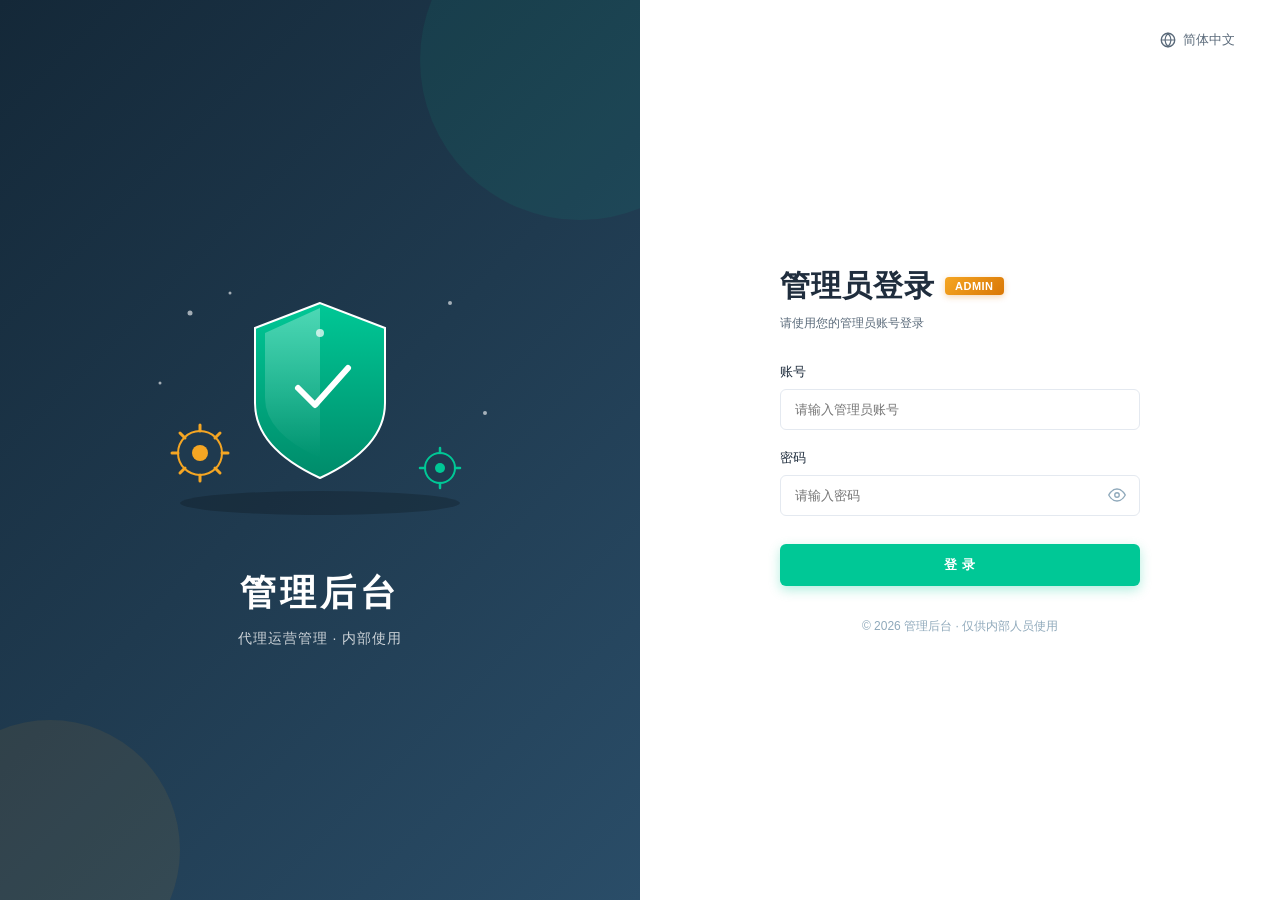
<file: index.html>
<!DOCTYPE html>
<html lang="zh-CN">
<head>
  <meta charset="UTF-8">
  <title>管理后台</title>
  <script>
    try {
      if (localStorage.getItem('zb_admin_logged_in') === '1') {
        location.replace('invited-users.html');
      } else {
        location.replace('login.html');
      }
    } catch (e) {
      location.replace('login.html');
    }
  </script>
</head>
<body>
  <p>正在跳转 ...</p>
</body>
</html>
</file>
<file: assets/css/common.css>
/* =========================================================
   管理后台 · 通用样式
   设计系统：CSS 变量字号/颜色 + 二级菜单 + 管理后台徽章
   ========================================================= */

:root {
  /* 配色变量 */
  --bg-page: #f4f6f9;
  --bg-card: #ffffff;
  --bg-sidebar: #142838;
  --bg-sidebar-hover: #1f3a4f;
  --bg-sidebar-active: #00c896;
  --bg-sidebar-sub: #0e2030;
  --bg-header: #ffffff;

  --color-primary: #00c896;
  --color-primary-hover: #00b386;
  --color-text: #1f2d3d;
  --color-text-secondary: #5a6a7a;
  --color-text-muted: #8fa9bb;
  --color-text-light: #ffffff;
  --color-border: #e4e9f0;
  --color-success: #00c896;
  --color-warning: #f5a623;
  --color-danger: #e64545;
  --color-info: #3aa1ff;

  --sidebar-width: 220px;
  --header-height: 60px;
  --radius-sm: 4px;
  --radius-md: 8px;
  --radius-lg: 12px;

  --shadow-sm: 0 1px 2px rgba(0, 0, 0, 0.04);
  --shadow-md: 0 2px 8px rgba(0, 0, 0, 0.06);
  --shadow-lg: 0 4px 16px rgba(0, 0, 0, 0.08);

  /* 字号规范 */
  --fs-h1: 20px;
  --fs-h2: 15px;
  --fs-h3: 13px;
  --fs-body: 13px;
  --fs-body-sm: 12.5px;
  --fs-meta: 12px;
  --fs-mini: 11.5px;
  --fs-tag: 10.5px;

  --lh-tight: 1.4;
  --lh-normal: 1.6;
  --lh-loose: 1.8;

  --fw-normal: 400;
  --fw-medium: 500;
  --fw-semibold: 600;
  --fw-bold: 700;
}

*, *::before, *::after { box-sizing: border-box; margin: 0; padding: 0; }

html, body {
  height: 100%;
  font-family: -apple-system, BlinkMacSystemFont, "PingFang SC",
    "Microsoft YaHei", "微软雅黑", "Helvetica Neue", Arial, sans-serif;
  font-size: 14px;
  color: var(--color-text);
  background-color: var(--bg-page);
  -webkit-font-smoothing: antialiased;
  -moz-osx-font-smoothing: grayscale;
}

a { color: inherit; text-decoration: none; }
button { font-family: inherit; cursor: pointer; border: none; background: none; }
ul { list-style: none; }

/* ============== 整体布局 ============== */
.app-layout { display: flex; min-height: 100vh; }
.main-wrapper {
  flex: 1; display: flex; flex-direction: column;
  margin-left: var(--sidebar-width);
  min-width: 0;
}
.main-content { flex: 1; padding: 24px; overflow-x: auto; }

/* ============== 侧边栏（含二级菜单）============== */
.sidebar {
  position: fixed;
  left: 0; top: 0; bottom: 0;
  width: var(--sidebar-width);
  background-color: var(--bg-sidebar);
  color: var(--color-text-light);
  display: flex; flex-direction: column;
  z-index: 100;
}

.sidebar-logo {
  height: var(--header-height);
  display: flex; align-items: center;
  padding: 0 20px;
  font-size: 18px;
  font-weight: 700;
  letter-spacing: 0.5px;
  gap: 10px;
}
.sidebar-logo .logo-icon {
  width: 28px; height: 28px;
  display: flex; align-items: center; justify-content: center;
  background: linear-gradient(135deg, #00c896 0%, #00a87d 100%);
  border-radius: 6px;
  color: #fff;
}

.sidebar-menu {
  flex: 1;
  padding: 10px 0;
  overflow-y: auto;
}

.sidebar-menu li { position: relative; }

/* 一级菜单 */
.menu-item {
  display: flex; align-items: center;
  gap: 12px;
  padding: 12px 20px;
  color: rgba(255, 255, 255, 0.78);
  font-size: 14px;
  cursor: pointer;
  transition: all 0.2s;
  border-left: 3px solid transparent;
  user-select: none;
}
.menu-item:hover {
  background-color: var(--bg-sidebar-hover);
  color: #fff;
}
.menu-item.active {
  background-color: rgba(0, 200, 150, 0.12);
  color: #fff;
}
.menu-item .menu-text { flex: 1; }
.menu-arrow {
  width: 12px; height: 12px;
  color: rgba(255,255,255,0.5);
  transition: transform 0.25s;
}
.menu-item.expanded .menu-arrow {
  transform: rotate(90deg);
  color: var(--color-primary);
}

.menu-icon {
  width: 18px; height: 18px;
  flex-shrink: 0;
  color: rgba(255, 255, 255, 0.7);
}
.menu-item.active .menu-icon,
.menu-item.expanded .menu-icon {
  color: var(--color-primary);
}

/* 二级子菜单 */
.sidebar-submenu {
  max-height: 0;
  overflow: hidden;
  background: var(--bg-sidebar-sub);
  transition: max-height 0.3s ease;
}
.sidebar-menu li.expanded > .sidebar-submenu {
  max-height: 400px;
}
.submenu-item {
  display: flex; align-items: center;
  padding: 10px 20px 10px 52px;
  color: rgba(255, 255, 255, 0.6);
  font-size: 13px;
  transition: all 0.15s;
  border-left: 3px solid transparent;
}
.submenu-item:hover {
  background-color: var(--bg-sidebar-hover);
  color: #fff;
}
.submenu-item.active {
  background-color: rgba(0, 200, 150, 0.15);
  color: #fff;
  border-left-color: var(--color-primary);
  font-weight: 500;
}

/* 无子菜单的一级菜单 */
.menu-item.no-children { border-left: 3px solid transparent; }
.menu-item.no-children.active {
  background-color: rgba(0, 200, 150, 0.15);
  border-left-color: var(--color-primary);
}

/* ============== 顶部 Header ============== */
.header {
  height: var(--header-height);
  background-color: var(--bg-header);
  border-bottom: 1px solid var(--color-border);
  display: flex; align-items: center; justify-content: space-between;
  padding: 0 24px;
  box-shadow: var(--shadow-sm);
  position: sticky; top: 0; z-index: 50;
}

.breadcrumb {
  display: flex; align-items: center; gap: 8px;
  font-size: 14px;
  color: var(--color-text-secondary);
}
.breadcrumb .current { color: var(--color-text); font-weight: 600; }

/* 管理后台徽章（区别 Agent） */
.admin-badge {
  display: inline-flex; align-items: center; gap: 4px;
  padding: 3px 10px;
  background: linear-gradient(135deg, #f5a623 0%, #d97706 100%);
  color: #fff;
  border-radius: 12px;
  font-size: var(--fs-tag);
  font-weight: var(--fw-bold);
  letter-spacing: 0.5px;
  box-shadow: 0 2px 6px rgba(217, 119, 6, 0.3);
  margin-left: 8px;
}

.header-actions { display: flex; align-items: center; gap: 16px; }

.icon-btn {
  width: 36px; height: 36px;
  border-radius: 50%;
  display: flex; align-items: center; justify-content: center;
  color: var(--color-text-secondary);
  transition: all 0.2s;
  position: relative;
}
.icon-btn:hover { background-color: var(--bg-page); color: var(--color-text); }
.icon-btn .badge {
  position: absolute; top: 6px; right: 6px;
  width: 8px; height: 8px;
  background-color: var(--color-danger);
  border-radius: 50%;
}

/* 用户下拉 */
.user-dropdown { position: relative; }
.user-trigger {
  display: flex; align-items: center; gap: 8px;
  padding: 4px 12px 4px 4px;
  border-radius: 20px;
  transition: background 0.2s;
}
.user-trigger:hover { background-color: var(--bg-page); }
.avatar {
  width: 32px; height: 32px;
  border-radius: 50%;
  background: linear-gradient(135deg, #f5a623 0%, #d97706 100%); /* 管理员用橙色头像 */
  color: #fff;
  display: flex; align-items: center; justify-content: center;
  font-size: 13px; font-weight: 600;
}
.user-name { font-size: 14px; color: var(--color-text); }

.dropdown-menu {
  position: absolute;
  top: calc(100% + 8px); right: 0;
  min-width: 180px;
  background: #fff;
  border-radius: var(--radius-md);
  box-shadow: var(--shadow-lg);
  padding: 6px 0;
  opacity: 0; visibility: hidden;
  transform: translateY(-6px);
  transition: all 0.2s;
}
.user-dropdown.open .dropdown-menu {
  opacity: 1; visibility: visible; transform: translateY(0);
}
.dropdown-menu a {
  display: flex; align-items: center; gap: 10px;
  padding: 10px 16px;
  color: var(--color-text); font-size: 14px;
  transition: background 0.15s;
}
.dropdown-menu a:hover { background-color: var(--bg-page); }
.dropdown-menu hr { border: none; border-top: 1px solid var(--color-border); margin: 4px 0; }

/* 语言切换下拉 */
.lang-dropdown { position: relative; }
.lang-dropdown.open .dropdown-menu {
  opacity: 1; visibility: visible; transform: translateY(0);
}
.lang-menu {
  min-width: 160px;
}
.lang-menu a {
  display: flex; align-items: center; gap: 8px;
  padding: 10px 14px;
  font-size: var(--fs-body);
}
.lang-menu a.active {
  background: rgba(0,200,150,0.06);
  color: var(--color-text);
  font-weight: var(--fw-semibold);
}
.lang-menu a span:first-child { font-size: 16px; }

/* ============== 通用组件 ============== */

.page-header { margin-bottom: 16px; }
.page-title {
  font-size: var(--fs-h1); font-weight: var(--fw-bold);
  color: var(--color-text); margin-bottom: 4px;
  line-height: var(--lh-tight);
}
.page-desc {
  font-size: var(--fs-meta); color: var(--color-text-secondary);
  line-height: var(--lh-normal);
}

.card {
  background-color: var(--bg-card);
  border-radius: var(--radius-md);
  padding: 20px;
  margin-bottom: 14px;
  box-shadow: var(--shadow-sm);
}
.card-title {
  font-size: var(--fs-h2); font-weight: var(--fw-semibold);
  margin-bottom: 14px;
  display: flex; align-items: center; gap: 8px;
}
.card-title::before {
  content: ""; width: 3px; height: 14px;
  background-color: var(--color-primary);
  border-radius: 2px;
}

/* 按钮 */
.btn {
  display: inline-flex; align-items: center; justify-content: center;
  gap: 5px;
  padding: 7px 14px;
  border-radius: var(--radius-sm);
  font-size: var(--fs-body); font-weight: var(--fw-medium);
  transition: all 0.2s;
  border: 1px solid transparent;
  cursor: pointer;
}
.btn-primary {
  background-color: var(--color-primary); color: #fff;
}
.btn-primary:hover { background-color: var(--color-primary-hover); }
.btn-outline {
  background-color: #fff;
  border-color: var(--color-border); color: var(--color-text);
}
.btn-outline:hover {
  border-color: var(--color-primary); color: var(--color-primary);
}
.btn-danger {
  background-color: var(--color-danger); color: #fff;
}
.btn-danger:hover { background-color: #c93434; }
.btn-sm { padding: 4px 10px; font-size: var(--fs-meta); }

/* 表格 */
.table-wrap {
  overflow-x: auto;
  border-radius: var(--radius-md);
  border: 1px solid var(--color-border);
}
table.data-table {
  width: 100%; border-collapse: collapse;
  background: #fff; font-size: var(--fs-body);
}
.data-table thead { background-color: #fafbfc; }
.data-table th {
  padding: 10px 14px;
  text-align: left;
  font-weight: var(--fw-semibold);
  font-size: var(--fs-body-sm);
  color: var(--color-text-secondary);
  border-bottom: 1px solid var(--color-border);
  white-space: nowrap;
  letter-spacing: 0.2px;
}
.data-table td {
  padding: 11px 14px;
  font-size: var(--fs-body);
  border-bottom: 1px solid #f0f3f7;
  color: var(--color-text);
}
.data-table tbody tr:hover { background-color: #f9fafc; }
.data-table tbody tr:last-child td { border-bottom: none; }
.data-table th.text-right, .data-table td.text-right { text-align: right; }
.data-table th.text-center, .data-table td.text-center { text-align: center; }

/* 业务表（auto 布局 + 完整展示所有数据）
 * ⚠️ 核心规则：列表字段所有数据必须完整展示，不允许省略号截断。
 *   - table-layout: auto → 列宽由内容自动决定
 *   - 不使用 text-overflow: ellipsis / overflow: hidden
 *   - 保留 white-space: nowrap → 不换行（保持行高一致）
 *   - min-width: 100% 满宽；内容超出时由 .table-wrap 的 overflow-x:auto 横向滚动
 */
.biz-table {
  table-layout: auto;
  width: 100%;
  min-width: 100%;
}
.biz-table th, .biz-table td {
  vertical-align: middle;
  white-space: nowrap;
  padding: 11px 16px;
}
/* 表头允许换行：列宽不够时自动换行展示，避免被省略号截断 */
.biz-table th {
  white-space: normal;
  line-height: 1.35;
  word-break: keep-all;
  overflow-wrap: break-word;
}

/* 行内 class */
.muted { color: var(--color-text-muted); }
.mono { font-family: ui-monospace, 'SF Mono', Consolas, monospace; font-size: var(--fs-body-sm); }
.num { font-family: ui-monospace, 'SF Mono', Consolas, monospace; color: var(--color-text); }
.num.strong { color: var(--color-primary); font-weight: var(--fw-semibold); }
/* 待结算金额：橙色加粗，与"当月已结算"（绿色 .strong）形成对比 */
.num.pending { color: var(--color-warning, #d97706); font-weight: var(--fw-semibold); }
.link-text { color: var(--color-text); font-weight: var(--fw-medium); }
.agent-tag {
  display: inline-block; padding: 2px 8px;
  background: rgba(58,161,255,0.08); color: #3aa1ff;
  border-radius: 3px;
  font-size: var(--fs-body-sm);
  font-family: ui-monospace, monospace;
}

/* 状态徽章 */
.st-tag {
  display: inline-block;
  padding: 2px 9px;
  border-radius: 10px;
  font-size: var(--fs-body-sm);
  font-weight: var(--fw-semibold);
}
.st-success, .st-active { background: #dcfce7; color: #15803d; }
.st-fail, .st-disabled { background: #fee2e2; color: #b91c1c; }
.st-pending { background: #fef3c7; color: #b45309; }
.st-paid { background: #dcfce7; color: #15803d; }
.st-settled { background: #dbeafe; color: #1e40af; }
.st-cancel { background: #e5e7eb; color: #4b5563; }

/* 空态行 */
.empty-row td { padding: 0; border-bottom: none; }
.empty-cell {
  display: flex; flex-direction: column;
  align-items: center; justify-content: center;
  gap: 10px;
  padding: 56px 20px;
  color: var(--color-text-muted);
  font-size: var(--fs-meta);
}
.empty-svg { opacity: 0.7; }

/* 分页 */
.pagination {
  display: flex; align-items: center; justify-content: flex-end;
  gap: 14px; margin-top: 14px;
}
.page-info { font-size: var(--fs-meta); color: var(--color-text-secondary); }
.page-info b { color: var(--color-text); }
.page-size-sel {
  padding: 5px 24px 5px 10px;
  font-size: var(--fs-body-sm);
  border-radius: 4px;
  border: 1px solid var(--color-border);
  background: #fff; cursor: pointer; font-family: inherit;
}
.page-btns { display: flex; gap: 4px; }
.page-btn {
  min-width: 28px; height: 28px;
  padding: 0 8px;
  border: 1px solid var(--color-border);
  background: #fff; color: var(--color-text);
  cursor: pointer; border-radius: 4px;
  font-size: var(--fs-body-sm);
  transition: all 0.15s; font-family: inherit;
}
.page-btn:hover { border-color: var(--color-primary); color: var(--color-primary); }
.page-btn.active {
  background: var(--color-primary);
  border-color: var(--color-primary);
  color: #fff; cursor: default;
}

/* 筛选条 */
.filter-row {
  display: flex; align-items: center; gap: 10px;
  flex-wrap: wrap; margin-bottom: 14px;
}
.filter-input { min-width: 180px; max-width: 220px; }
.filter-actions { margin-left: auto; display: flex; gap: 8px; }

.date-input-wrap {
  display: flex; align-items: center; gap: 6px;
  padding: 5px 12px;
  border: 1px solid var(--color-border);
  border-radius: 6px; background: #fff;
}
.date-input-wrap:focus-within { border-color: var(--color-primary); }
.date-ico { color: var(--color-text-muted); }
.dt-input {
  border: none; outline: none;
  font-size: var(--fs-body); color: var(--color-text);
  background: transparent; width: 116px; font-family: inherit;
}
.dt-sep { color: var(--color-text-muted); padding: 0 2px; }

.btn-query, .btn-reset {
  padding: 7px 18px; font-size: var(--fs-body); border-radius: 6px;
  cursor: pointer; border: none; transition: all 0.15s; font-family: inherit;
}
.btn-query { color: #fff; background: var(--color-primary); }
.btn-query:hover { background: var(--color-primary-hover); }
.btn-reset { color: var(--color-text); background: #fff; border: 1px solid var(--color-border); }
.btn-reset:hover { border-color: var(--color-primary); color: var(--color-primary); }

/* 行内操作 */
.t-act {
  padding: 3px 8px; font-size: 12px;
  border: none; background: transparent;
  color: var(--color-primary);
  cursor: pointer; border-radius: 3px;
  transition: background 0.15s;
  font-family: inherit;
}
.t-act:hover { background: rgba(0,200,150,0.08); }
.t-act.t-del { color: #ef4444; }
.t-act.t-del:hover { background: rgba(239,68,68,0.08); }

/* 操作列单元格：全局规则 —— 按钮强制 nowrap，永不被省略号截断
   各页面只需把操作 td 加 op-cell 类即可生效 */
.biz-table td.op-cell,
.biz-table th.op-cell {
  white-space: nowrap;
  overflow: visible !important;
  text-overflow: clip;
  text-align: center;
}
.op-cell .t-act { padding: 2px 6px; }
.op-cell .t-act + .t-act { margin-left: 2px; }

/* 表单 */
.form-row {
  display: flex; gap: 10px; align-items: center;
  flex-wrap: wrap; margin-bottom: 14px;
}
.form-input, .form-select {
  padding: 7px 12px;
  border: 1px solid var(--color-border);
  border-radius: var(--radius-sm);
  font-size: var(--fs-body);
  background: #fff;
  transition: border-color 0.2s;
  min-width: 160px;
  font-family: inherit;
}
.form-input:focus, .form-select:focus {
  outline: none; border-color: var(--color-primary);
}
.form-label {
  font-size: var(--fs-body-sm);
  color: var(--color-text-secondary);
  white-space: nowrap;
}

/* Toast */
.toast {
  position: fixed; top: 20px; right: 20px;
  background: #fff;
  padding: 11px 18px;
  border-radius: var(--radius-md);
  box-shadow: 0 6px 20px rgba(0, 0, 0, 0.12);
  display: flex; align-items: center; gap: 8px;
  font-size: var(--fs-body); color: var(--color-text);
  z-index: 1000;
  opacity: 0; transform: translateX(20px);
  transition: all 0.25s;
  border-left: 3px solid var(--color-primary);
}
.toast.show { opacity: 1; transform: translateX(0); }
.toast-danger { border-left-color: var(--color-danger); }
.toast-ico {
  width: 18px; height: 18px;
  border-radius: 50%;
  display: flex; align-items: center; justify-content: center;
  background: var(--color-primary); color: #fff;
  font-size: var(--fs-mini); font-weight: var(--fw-bold);
}
.toast-danger .toast-ico { background: var(--color-danger); }

/* 标签 / 占位 */
.tag {
  display: inline-block; padding: 1px 8px;
  border-radius: 4px;
  font-size: var(--fs-tag); font-weight: var(--fw-semibold);
}
.tag-success { background: #e6faf3; color: var(--color-success); }
.tag-warning { background: #fff5e6; color: var(--color-warning); }
.tag-danger { background: #ffeaea; color: var(--color-danger); }
.tag-info { background: #e7f3ff; color: var(--color-info); }
.dev-tag {
  display: inline-block; padding: 1px 8px;
  background-color: #fff5e6; color: #f5a623;
  border-radius: 4px;
  font-size: var(--fs-tag); font-weight: var(--fw-semibold);
  margin-left: 8px;
}

/* 响应式 */
@media (max-width: 768px) {
  :root { --sidebar-width: 60px; }
  .sidebar-logo span, .menu-item .menu-text, .menu-arrow { display: none; }
  .user-name, .admin-badge { display: none; }
  .submenu-item { display: none; }
}
</file>
